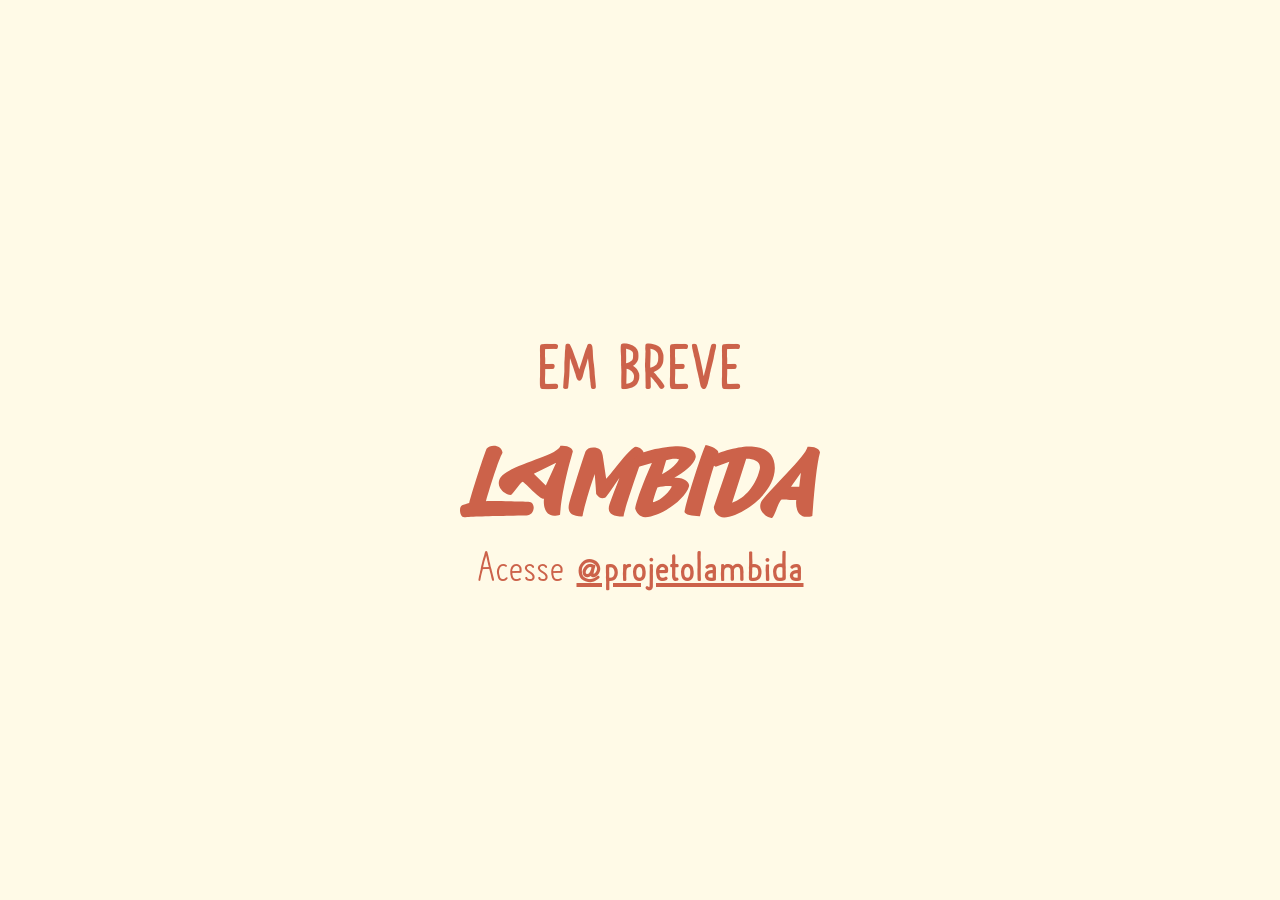
<file: index.html>
<!doctype html>
<html lang="pt-BR">
<head>
  <meta charset="utf-8" />
  <meta name="viewport" content="width=device-width,initial-scale=1" />
  <title>LAMBIDA</title>
  <style>
    :root{
      --bg: #fffae7;
      --brand-red: #cc624a; /* cor retirada da logo */
    }

    *{box-sizing:border-box;margin:0;padding:0}
    html,body{height:100%}
    body{
      font-family: 'TheHandWideBlack', Inter, system-ui, -apple-system, "Segoe UI", Roboto, "Helvetica Neue", Arial;
      background: var(--bg);
      display:flex;
      flex-direction:column;
      align-items:center;
      justify-content:center;
      text-align:center;
      padding:40px;
    }

    @font-face {
      font-family: 'TheHandWideBlack';
      src: url('The Hand Wide Black.otf') format('opentype');
      font-weight: normal;
      font-style: normal;
    }

      @font-face {
      font-family: 'TheHandWideHeavy';
      src: url('The Hand Wide Heavy.otf') format('opentype');
      font-weight: normal;
      font-style: normal;
    }

    svg{
      max-width:360px;
      width:100%;
      height:auto;
      display:block;
      margin-bottom:24px;
    }

    h1{
      font-size: clamp(30px, 7vw, 60px);
      color:var(--brand-red);
      font-family: 'TheHandWideHeavy', sans-serif;
      letter-spacing:1px;  
      line-height: 13vh;
    }

    h2{
      font-size: clamp(24px, 5vw, 40px);
      color:var(--brand-red);
      font-family: 'TheHandWideBlack', sans-serif;
      letter-spacing:1px;
      a{
      color:var(--brand-red);
      font-family: 'TheHandWideHeavy', sans-serif;
      }
    }

  </style>
</head>
<body>
  <h1>EM BREVE</h1><br>
  <!-- Logo inline como SVG -->
  <svg id="Modo_de_isolamento" data-name="Modo de isolamento" xmlns="http://www.w3.org/2000/svg" viewBox="0 0 637.49 129.41">
    <defs>
      <style>
        .cls-1 { fill: #cc624a; }
      </style>
    </defs>
    <path class="cls-1" d="M3.75,106.89c2.3-1.18,8.44-2.94,12.46-4.11,5.43-21.55,23.42-77.08,30.76-96.24,2.88-3.55,7.87-5.31,12.85-5.3,7.47.03,14.74,4.01,15.48,12.52-7.51,13.62-21.06,56.91-29.39,85.96,9.96-1.15,64.93.64,75.09.68,14.56.05,11.61,24.57-3.33,24.52-21.26-.08-99.99,1.61-109.19,2.96-9.01,1.35-11.24-18.24-4.72-20.99Z"/>
    <path class="cls-1" d="M70.74,75.67c-3.24-5.55-2.64-12.67,1.01-18C88.49,34.78,174.13,19.06,177.82,1.46c15.33-1.13,21.44,5.22,22,10.17-6.2,21.94-19.45,69.19-22.65,111.72-3.07,1.17-7.28,1.75-10.54,1.74-15.71-.06-19.48-17.08-17.91-29.74-8.81-.03-34.23-30.07-38.05-30.48-5.37,2.75-17.56,23.74-21.58,23.73-10.15-2.21-15.49-7.97-18.35-12.93ZM151.94,71.92l18.34-40.45-39.57,19.49,21.23,20.96Z"/>
    <path class="cls-1" d="M193.78,101.23c6.78-22.73,20.52-66.99,28.44-89.72,1.74-4.55,7.3-7.3,13.81-7.27,9.39.03,15.12,3.81,16.62,13.91l6.19,41.57c10.57-10.65,43.47-56.83,52.47-56.79,7.28.03,15.87,8.17,13.75,13.5-5.41,15.02-32.86,93.66-35.21,108.69-.19,1.18-.39,1.58-1.73,1.58-19.35-.07-28.14-6.43-23.49-21.25,4.06-13.24,12.94-34.18,17.58-47.22-4.43,6.31-21.17,31.78-25.4,35.32-1.53.39-2.88.78-4.22.78-4.41-.02-8.04-2.6-11.47-7.56-.35-10.29-2.21-29.09-2.38-35.42-9.27,24.7-20.32,64.62-21.5,73.52-.2,1.18-.58,1.58-1.54,1.58-21.64-.08-26.21-10.18-21.95-25.21Z"/>
    <path class="cls-1" d="M310.2,112.53c3.12-17.99,18.76-56.52,29.56-80.82l-24.73,7.23c-2.68-1.4-6.3-5.56-7.05-11.9-1.48-15.24,57.16-24.93,78.23-24.85,19.15.07,32.54,8.23,31.16,19.5-1.38,11.87-22.5,27.82-37.85,36.47,19.35-1.32,27.55,9.4,26,15.13-6.59,23.13-50.74,54.03-77.37,54.53-9.96.16-16.06-8.56-17.96-15.3ZM375.26,73.58c-4.4-2-17.24-.26-25.67,1.49-3.28,8.89-7.73,22.33-7.94,26.48,8.05-.96,24.94-11.98,33.61-27.97ZM387.87,25.36c-3.06-1.99-14.94-1.64-22.8,1.7l-7.36,24.9c17.27-8.64,27.26-20.28,30.16-26.6Z"/>
    <path class="cls-1" d="M397.53,117.58c6.42-29.85,31.37-105.14,37.34-117.58,12.44,2.42,26.79,9.79,21.78,16.69-11.2,29.44-21.1,69.37-31.76,109.3-12.07.16-27.96-2.08-27.37-8.41Z"/>
    <path class="cls-1" d="M449.47,109.85l27.45-80.23-23.97,9.02c-3.83-1.79-8.21-7.15-6.46-16.05,1.56-8.5,46.99-20.01,63.85-19.95,16.28.06,47.49,2.94,47.19,38.75-.53,47.08-63.68,87.02-89.73,86.93-12.45-.04-17.78-10.55-18.33-18.47ZM530.7,43.27c3.49-14.43-11.62-19.23-23.88-18.88l-24.96,77.66c16.1-4.89,40.5-24.19,48.84-58.78Z"/>
    <path class="cls-1" d="M533.73,116.49c-3.24-5.55-2.64-12.67,1.02-18,16.74-22.89,77.06-77.88,80.75-95.47,15.33-1.13,21.44,5.22,22,10.17-6.2,21.94-10.37,69.8-13.58,112.33-3.07,1.17-7.28,1.75-10.54,1.74-15.71-.06-19.48-17.08-17.91-29.74-8.81-.03-22.03-.47-25.86-.88-5.37,2.75-13.51,32.8-17.54,32.78-10.14-2.21-15.49-7.97-18.35-12.93ZM600.71,73.99l2.95-24.92-17.51,24.86,14.56.05Z"/>
  </svg>

  <h2>Acesse <a href="https://www.instagram.com/projetolambida">@projetolambida</a></h2>
</body>
</html>
</file>
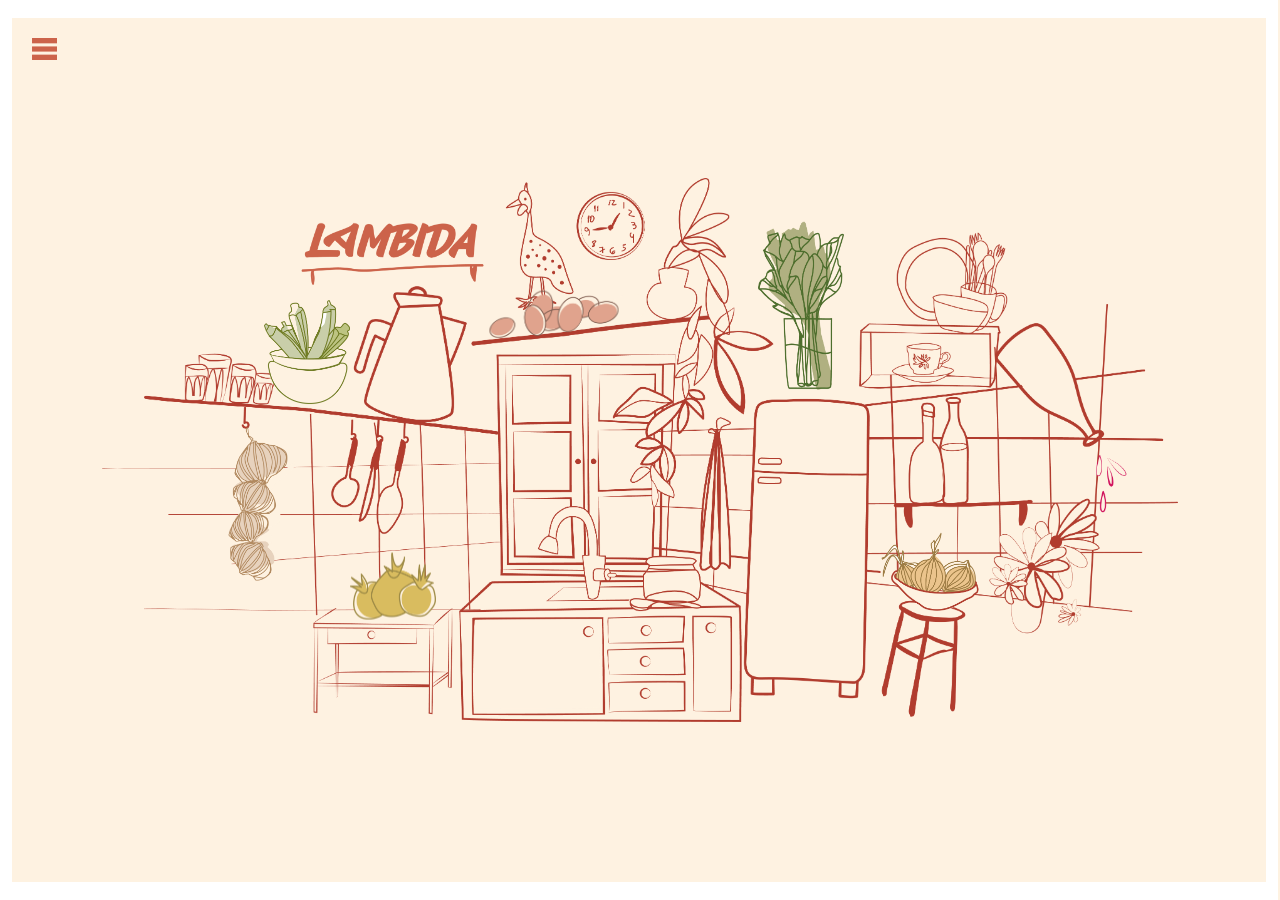
<file: lambida/index.html>
<!DOCTYPE html>
<head>
	<meta charset="UTF-8">
	<title>LAMBIDA</title>
	<link rel="stylesheet" href="style.css">
</head>
<body>
	<div class="hamburger">
		<img src="./img/menu.png" class="burgImg" onclick="desenharMenu()">
		<menu id="menu" class="menu hide"></menu>
	</div>
	<div class="fundo"> 
		<div class="cozinha-container">
			<!-- cozinha -->
			<img src="img/cozinha.png" class="cozinhaImg">
			<!-- Logo -->
			<img src="img/logo.png" class="item logo" data-x="0.27" data-y="0.14">
			<!-- Alimentos -->
			<a href="rose.html"><img src="img/tomates.png" class="item tomates" data-x="0.27" data-y="0.75"></a>
			<a href="belinha.html"><img src="img/couve.png" class="item couve" data-x="0.65" data-y="0.235"></a>
			<a href="lena.html"><img src="img/ovos.png" class="item ovos" data-x="0.42" data-y="0.25"></a>
			<a href="ruth.html"><img src="img/alhos.png" class="item alhos" data-x="0.145" data-y="0.6"></a>
			<a href="vera.html"><img src="img/cebolas.png" class="item cebolas" data-x="0.77" data-y="0.725"></a>
			<a href="silvia.html"><img src="img/quiabos.png" class="item quiabos" data-x="0.19" data-y="0.32"></a>
		</div>
	</div>
	<script src="script.js"></script>
</body>
</html>
</file>
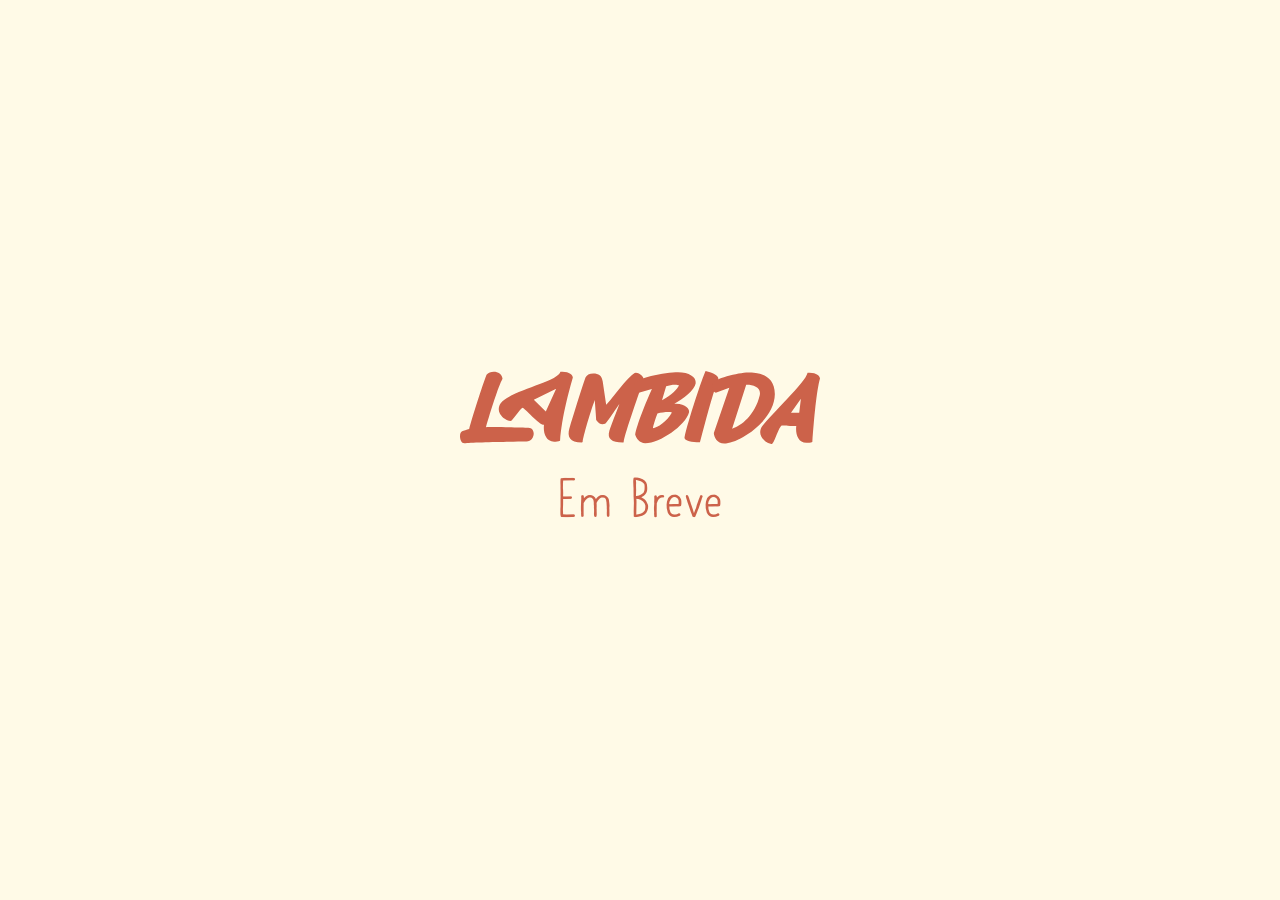
<file: lambida.html>
<!doctype html>
<html lang="pt-BR">
<head>
  <meta charset="utf-8" />
  <meta name="viewport" content="width=device-width,initial-scale=1" />
  <title>Em Breve</title>
  <style>
    :root{
      --bg: #fffae7;
      --brand-red: #cc624a; /* cor retirada da logo */
    }

    *{box-sizing:border-box;margin:0;padding:0}
    html,body{height:100%}
    body{
      font-family: 'TheHandWideBlack', Inter, system-ui, -apple-system, "Segoe UI", Roboto, "Helvetica Neue", Arial;
      background: var(--bg);
      display:flex;
      flex-direction:column;
      align-items:center;
      justify-content:center;
      text-align:center;
      padding:40px;
    }

    @font-face {
      font-family: 'TheHandWideBlack';
      src: url('The Hand Wide Black.otf') format('opentype');
      font-weight: normal;
      font-style: normal;
    }

    svg{
      max-width:360px;
      width:100%;
      height:auto;
      display:block;
      margin-bottom:24px;
    }

    h1{
      font-size: clamp(28px, 6vw, 52px);
      color:var(--brand-red);
      font-family: 'TheHandWideBlack', sans-serif;
      letter-spacing:1px;
    }
  </style>
</head>
<body>
  <!-- Logo inline como SVG -->
  <svg id="Modo_de_isolamento" data-name="Modo de isolamento" xmlns="http://www.w3.org/2000/svg" viewBox="0 0 637.49 129.41">
    <defs>
      <style>
        .cls-1 { fill: #cc624a; }
      </style>
    </defs>
    <path class="cls-1" d="M3.75,106.89c2.3-1.18,8.44-2.94,12.46-4.11,5.43-21.55,23.42-77.08,30.76-96.24,2.88-3.55,7.87-5.31,12.85-5.3,7.47.03,14.74,4.01,15.48,12.52-7.51,13.62-21.06,56.91-29.39,85.96,9.96-1.15,64.93.64,75.09.68,14.56.05,11.61,24.57-3.33,24.52-21.26-.08-99.99,1.61-109.19,2.96-9.01,1.35-11.24-18.24-4.72-20.99Z"/>
    <path class="cls-1" d="M70.74,75.67c-3.24-5.55-2.64-12.67,1.01-18C88.49,34.78,174.13,19.06,177.82,1.46c15.33-1.13,21.44,5.22,22,10.17-6.2,21.94-19.45,69.19-22.65,111.72-3.07,1.17-7.28,1.75-10.54,1.74-15.71-.06-19.48-17.08-17.91-29.74-8.81-.03-34.23-30.07-38.05-30.48-5.37,2.75-17.56,23.74-21.58,23.73-10.15-2.21-15.49-7.97-18.35-12.93ZM151.94,71.92l18.34-40.45-39.57,19.49,21.23,20.96Z"/>
    <path class="cls-1" d="M193.78,101.23c6.78-22.73,20.52-66.99,28.44-89.72,1.74-4.55,7.3-7.3,13.81-7.27,9.39.03,15.12,3.81,16.62,13.91l6.19,41.57c10.57-10.65,43.47-56.83,52.47-56.79,7.28.03,15.87,8.17,13.75,13.5-5.41,15.02-32.86,93.66-35.21,108.69-.19,1.18-.39,1.58-1.73,1.58-19.35-.07-28.14-6.43-23.49-21.25,4.06-13.24,12.94-34.18,17.58-47.22-4.43,6.31-21.17,31.78-25.4,35.32-1.53.39-2.88.78-4.22.78-4.41-.02-8.04-2.6-11.47-7.56-.35-10.29-2.21-29.09-2.38-35.42-9.27,24.7-20.32,64.62-21.5,73.52-.2,1.18-.58,1.58-1.54,1.58-21.64-.08-26.21-10.18-21.95-25.21Z"/>
    <path class="cls-1" d="M310.2,112.53c3.12-17.99,18.76-56.52,29.56-80.82l-24.73,7.23c-2.68-1.4-6.3-5.56-7.05-11.9-1.48-15.24,57.16-24.93,78.23-24.85,19.15.07,32.54,8.23,31.16,19.5-1.38,11.87-22.5,27.82-37.85,36.47,19.35-1.32,27.55,9.4,26,15.13-6.59,23.13-50.74,54.03-77.37,54.53-9.96.16-16.06-8.56-17.96-15.3ZM375.26,73.58c-4.4-2-17.24-.26-25.67,1.49-3.28,8.89-7.73,22.33-7.94,26.48,8.05-.96,24.94-11.98,33.61-27.97ZM387.87,25.36c-3.06-1.99-14.94-1.64-22.8,1.7l-7.36,24.9c17.27-8.64,27.26-20.28,30.16-26.6Z"/>
    <path class="cls-1" d="M397.53,117.58c6.42-29.85,31.37-105.14,37.34-117.58,12.44,2.42,26.79,9.79,21.78,16.69-11.2,29.44-21.1,69.37-31.76,109.3-12.07.16-27.96-2.08-27.37-8.41Z"/>
    <path class="cls-1" d="M449.47,109.85l27.45-80.23-23.97,9.02c-3.83-1.79-8.21-7.15-6.46-16.05,1.56-8.5,46.99-20.01,63.85-19.95,16.28.06,47.49,2.94,47.19,38.75-.53,47.08-63.68,87.02-89.73,86.93-12.45-.04-17.78-10.55-18.33-18.47ZM530.7,43.27c3.49-14.43-11.62-19.23-23.88-18.88l-24.96,77.66c16.1-4.89,40.5-24.19,48.84-58.78Z"/>
    <path class="cls-1" d="M533.73,116.49c-3.24-5.55-2.64-12.67,1.02-18,16.74-22.89,77.06-77.88,80.75-95.47,15.33-1.13,21.44,5.22,22,10.17-6.2,21.94-10.37,69.8-13.58,112.33-3.07,1.17-7.28,1.75-10.54,1.74-15.71-.06-19.48-17.08-17.91-29.74-8.81-.03-22.03-.47-25.86-.88-5.37,2.75-13.51,32.8-17.54,32.78-10.14-2.21-15.49-7.97-18.35-12.93ZM600.71,73.99l2.95-24.92-17.51,24.86,14.56.05Z"/>
  </svg>

  <h1>Em Breve</h1>
</body>
</html>
</file>
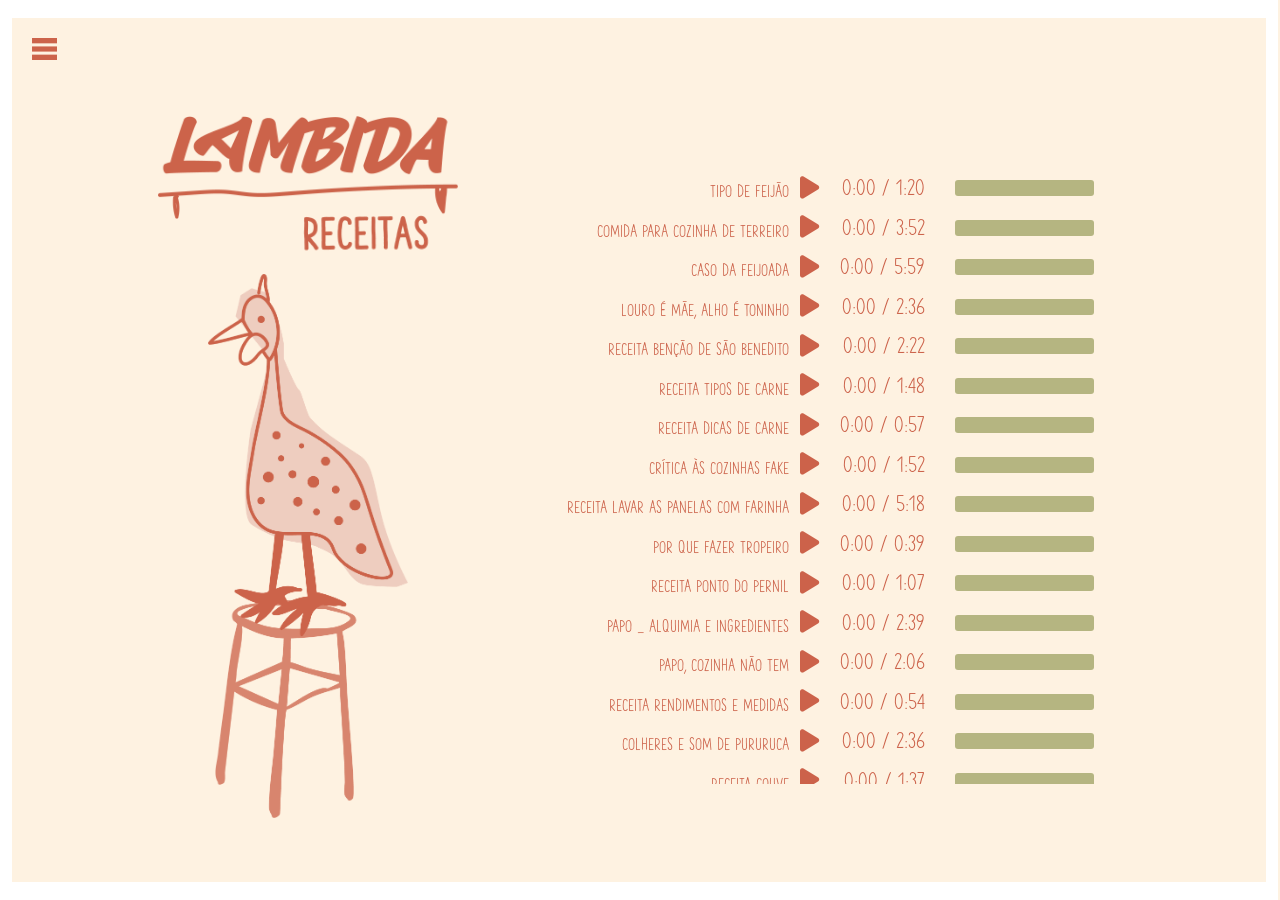
<file: lambida/belinha.html>
<!DOCTYPE html>
<html lang="pt-BR">
<head>
  <meta charset="UTF-8">
  <title>Receitas Belinha</title>
  <link rel="stylesheet" href="style.css">
  <link rel="stylesheet" href="https://cdnjs.cloudflare.com/ajax/libs/font-awesome/6.5.0/css/all.min.css">
</head>

<body>
  <div class="hamburger">
    <img src="./img/menu.png" class="burgImg" onclick="desenharMenu()">
    <menu id="menu" class="menu hide"></menu>
  </div>

  <main class="center">
    <div class="info">
      <!-- Coluna de imagens -->
      <div class="imagens">
        <a href="index.html"><img src="img/logo_receitas.png" width="300"></a>
        <a href="index.html"><img src="img/ilustracao_receitas.png" width="200"></a>
      </div>

      <!-- Coluna de players -->
      <div class="audios">
        <ul class="lista-audios">
          <li>
            tipo de feijão
            <div class="audio-player" data-src="audios/Belinha/belinha1.mp3">
                <button class="play-btn"><i class="fa-solid fa-play"></i></button>
                <span class="time">0:00 / 0:00</span>
                <div class="progress-container belinhaOppacity">
                    <div class="progress-bar belinha"></div>
                    <div class="progress-handle belinha"></div>
                </div>
            </div>
          </li>
          <li>
            comida para cozinha de terreiro 
             <div class="audio-player" data-src="audios/Belinha/belinha2.mp3">
                <button class="play-btn"><i class="fa-solid fa-play"></i></button>
                <span class="time">0:00 / 0:00</span>
                <div class="progress-container belinhaOppacity">
                    <div class="progress-bar belinha"></div>
                    <div class="progress-handle belinha"></div>
                </div>
            </div>
          </li>
          <li>
            caso da feijoada
             <div class="audio-player" data-src="audios/Belinha/belinha3.mp3">
                <button class="play-btn"><i class="fa-solid fa-play"></i></button>
                <span class="time">0:00 / 0:00</span>
                <div class="progress-container belinhaOppacity">
                    <div class="progress-bar belinha"></div>
                    <div class="progress-handle belinha"></div>
                </div>
            </div>
          </li>
          <li>
            louro é mãe, alho é toninho
             <div class="audio-player" data-src="audios/Belinha/belinha4.mp3">
                <button class="play-btn"><i class="fa-solid fa-play"></i></button>
                <span class="time">0:00 / 0:00</span>
                <div class="progress-container belinhaOppacity">
                    <div class="progress-bar belinha"></div>
                    <div class="progress-handle belinha"></div>
                </div>
            </div>
          </li>
          <li>
            RECEITA benção de são benedito
             <div class="audio-player" data-src="audios/Belinha/belinha5.mp3">
                <button class="play-btn"><i class="fa-solid fa-play"></i></button>
                <span class="time">0:00 / 0:00</span>
                <div class="progress-container belinhaOppacity">
                    <div class="progress-bar belinha"></div>
                    <div class="progress-handle belinha"></div>
                </div>
            </div>
          </li>
          <li>
            RECEITA tipos de carne
             <div class="audio-player" data-src="audios/Belinha/belinha6.mp3">
                <button class="play-btn"><i class="fa-solid fa-play"></i></button>
                <span class="time">0:00 / 0:00</span>
                <div class="progress-container belinhaOppacity">
                    <div class="progress-bar belinha"></div>
                    <div class="progress-handle belinha"></div>
                </div>
            </div>
          </li>
          <li>
            RECEITA dicas de carne
             <div class="audio-player" data-src="audios/Belinha/belinha7.mp3">
                <button class="play-btn"><i class="fa-solid fa-play"></i></button>
                <span class="time">0:00 / 0:00</span>
                <div class="progress-container belinhaOppacity">
                    <div class="progress-bar belinha"></div>
                    <div class="progress-handle belinha"></div>
                </div>
            </div>
          </li>
          <li>
            crítica às cozinhas fake
             <div class="audio-player" data-src="audios/Belinha/belinha8.mp3">
                <button class="play-btn"><i class="fa-solid fa-play"></i></button>
                <span class="time">0:00 / 0:00</span>
                <div class="progress-container belinhaOppacity">
                    <div class="progress-bar belinha"></div>
                    <div class="progress-handle belinha"></div>
                </div>
            </div>
          </li>
          <li>
            RECEITA lavar as panelas com farinha
             <div class="audio-player" data-src="audios/Belinha/belinha9.mp3">
                <button class="play-btn"><i class="fa-solid fa-play"></i></button>
                <span class="time">0:00 / 0:00</span>
                <div class="progress-container belinhaOppacity">
                    <div class="progress-bar belinha"></div>
                    <div class="progress-handle belinha"></div>
                </div>
            </div>
          </li>
          <li>
            por que fazer tropeiro
             <div class="audio-player" data-src="audios/Belinha/belinha10.mp3">
                <button class="play-btn"><i class="fa-solid fa-play"></i></button>
                <span class="time">0:00 / 0:00</span>
                <div class="progress-container belinhaOppacity">
                    <div class="progress-bar belinha"></div>
                    <div class="progress-handle belinha"></div>
                </div>
            </div>
          </li>
          <li>
            RECEITA ponto do pernil
            <div class="audio-player" data-src="audios/Belinha/belinha11.mp3">
                <button class="play-btn"><i class="fa-solid fa-play"></i></button>
                <span class="time">0:00 / 0:00</span>
                <div class="progress-container belinhaOppacity">
                    <div class="progress-bar belinha"></div>
                    <div class="progress-handle belinha"></div>
                </div>
            </div>
          </li>
          <li>
            papo _ alquimia e ingredientes
             <div class="audio-player" data-src="audios/Belinha/belinha12.mp3">
                <button class="play-btn"><i class="fa-solid fa-play"></i></button>
                <span class="time">0:00 / 0:00</span>
                <div class="progress-container belinhaOppacity">
                    <div class="progress-bar belinha"></div>
                    <div class="progress-handle belinha"></div>
                </div>
            </div>
          </li>
          <li>
            papo, cozinha não tem
             <div class="audio-player" data-src="audios/Belinha/belinha13.mp3">
                <button class="play-btn"><i class="fa-solid fa-play"></i></button>
                <span class="time">0:00 / 0:00</span>
                <div class="progress-container belinhaOppacity">
                    <div class="progress-bar belinha"></div>
                    <div class="progress-handle belinha"></div>
                </div>
            </div>
          </li>
          <li>
            RECEITA rendimentos e medidas
             <div class="audio-player" data-src="audios/Belinha/belinha14.mp3">
                <button class="play-btn"><i class="fa-solid fa-play"></i></button>
                <span class="time">0:00 / 0:00</span>
                <div class="progress-container belinhaOppacity">
                    <div class="progress-bar belinha"></div>
                    <div class="progress-handle belinha"></div>
                </div>
            </div>
          </li>
          <li>
            colheres e som de pururuca
             <div class="audio-player" data-src="audios/Belinha/belinha15.mp3">
                <button class="play-btn"><i class="fa-solid fa-play"></i></button>
                <span class="time">0:00 / 0:00</span>
                <div class="progress-container belinhaOppacity">
                    <div class="progress-bar belinha"></div>
                    <div class="progress-handle belinha"></div>
                </div>
            </div>
          </li>
          <li>
            RECEITA couve
             <div class="audio-player" data-src="audios/Belinha/belinha16.mp3">
                <button class="play-btn"><i class="fa-solid fa-play"></i></button>
                <span class="time">0:00 / 0:00</span>
                <div class="progress-container belinhaOppacity">
                    <div class="progress-bar belinha"></div>
                    <div class="progress-handle belinha"></div>
                </div>
            </div>
          </li>
          <li>
            a gente não sabe que é segredo e cultura
             <div class="audio-player" data-src="audios/Belinha/belinha17.mp3">
                <button class="play-btn"><i class="fa-solid fa-play"></i></button>
                <span class="time">0:00 / 0:00</span>
                <div class="progress-container belinhaOppacity">
                    <div class="progress-bar belinha"></div>
                    <div class="progress-handle belinha"></div>
                </div>
            </div>
          </li>
          <li>
            RECEITA soltando o feijão
             <div class="audio-player" data-src="audios/Belinha/belinha18.mp3">
                <button class="play-btn"><i class="fa-solid fa-play"></i></button>
                <span class="time">0:00 / 0:00</span>
                <div class="progress-container belinhaOppacity">
                    <div class="progress-bar belinha"></div>
                    <div class="progress-handle belinha"></div>
                </div>
            </div>
          </li>
          <li>
            RECEITA finalização
             <div class="audio-player" data-src="audios/Belinha/belinha19.mp3">
                <button class="play-btn"><i class="fa-solid fa-play"></i></button>
                <span class="time">0:00 / 0:00</span>
                <div class="progress-container belinhaOppacity">
                    <div class="progress-bar belinha"></div>
                    <div class="progress-handle belinha"></div>
                </div>
            </div>
          </li>
          <li>
            cozinha e fotografia
             <div class="audio-player" data-src="audios/Belinha/belinha20.mp3">
                <button class="play-btn"><i class="fa-solid fa-play"></i></button>
                <span class="time">0:00 / 0:00</span>
                <div class="progress-container belinhaOppacity">
                    <div class="progress-bar belinha"></div>
                    <div class="progress-handle belinha"></div>
                </div>
            </div>
          </li>
        </ul>
      </div>
    </div>
  </main>

  <script src="script.js"></script>
  <script src="player.js"></script>
</body>
</html>
</file>
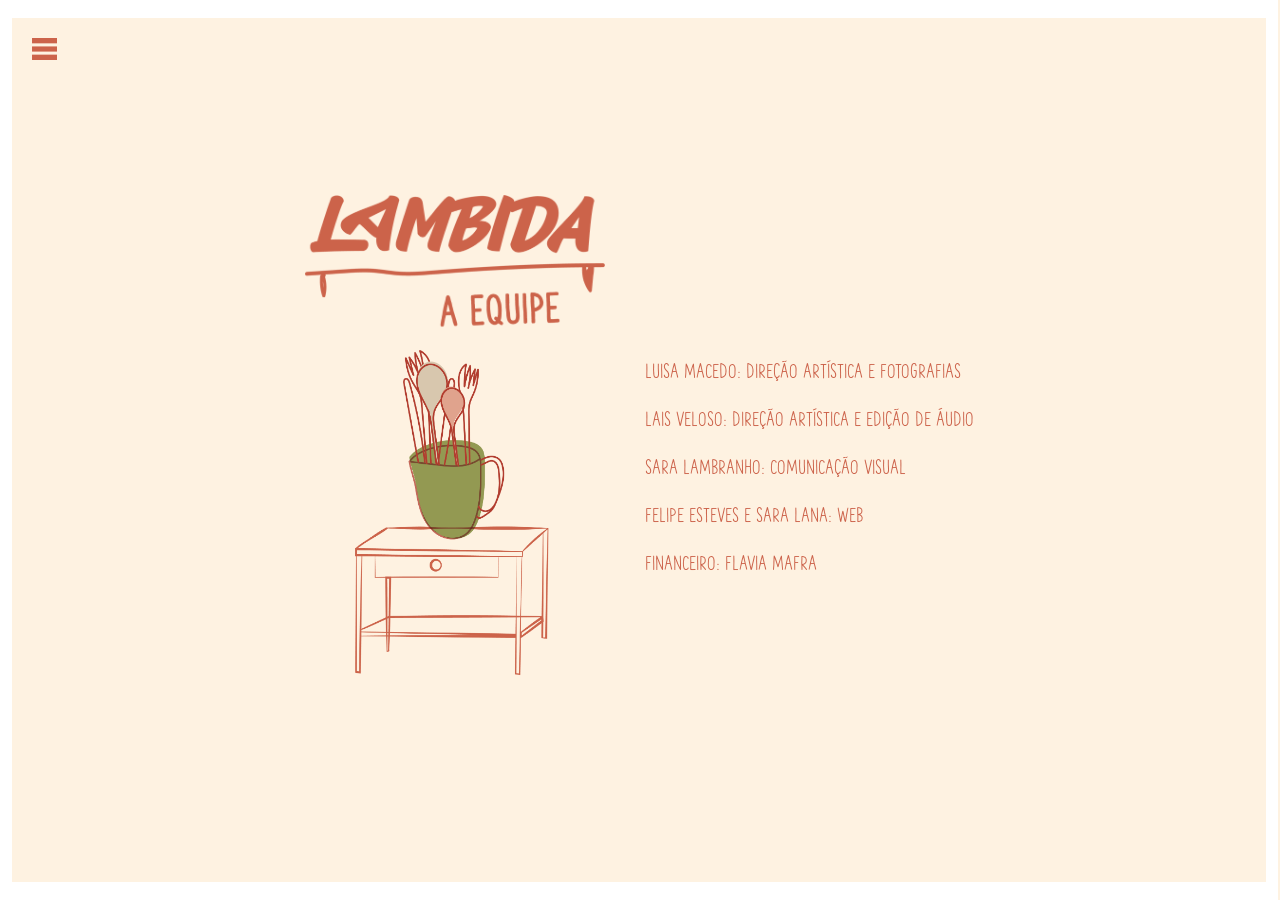
<file: lambida/equipe.html>
<!DOCTYPE html>
<html lang="en">
  <head>
    <meta charset="UTF-8">
    <title>A Equipe</title>
	<link rel="stylesheet" href="style.css">
  </head>

  <body>
	<div class="hamburger">
		<img src="./img/menu.png" class="burgImg" onclick="desenharMenu()">
		<menu id="menu" class="menu hide"></menu>
	</div>
	<main class="center">
		<div class="info">
			<div class="imagens">
				<a href="index.html">
				<img src="img/logo_equipe.png" width="300" alt="Equipe Logo">
				</a>
				<img src="img/ilustracao_equipe.png" width="200" alt="Ilustração Equipe">
			</div>

			<div class="texto equipe_texto">
				<p><b>LUISA MACEDO</b>: DIREÇÃO ARTÍSTICA E FOTOGRAFIAS</p>
				<p><b>LAIS VELOSO</b>: DIREÇÃO ARTÍSTICA E EDIÇÃO DE ÁUDIO</p>
				<p><b>SARA LAMBRANHO</b>: COMUNICAÇÃO VISUAL</p>
				<p><b>FELIPE ESTEVES E SARA LANA</b>: WEB</p>
				<p><b>FINANCEIRO</b>: FLAVIA MAFRA</p>
			</div>
		</div>
	</main>
	<script src="script.js"></script>
  </body>
</html>
</file>
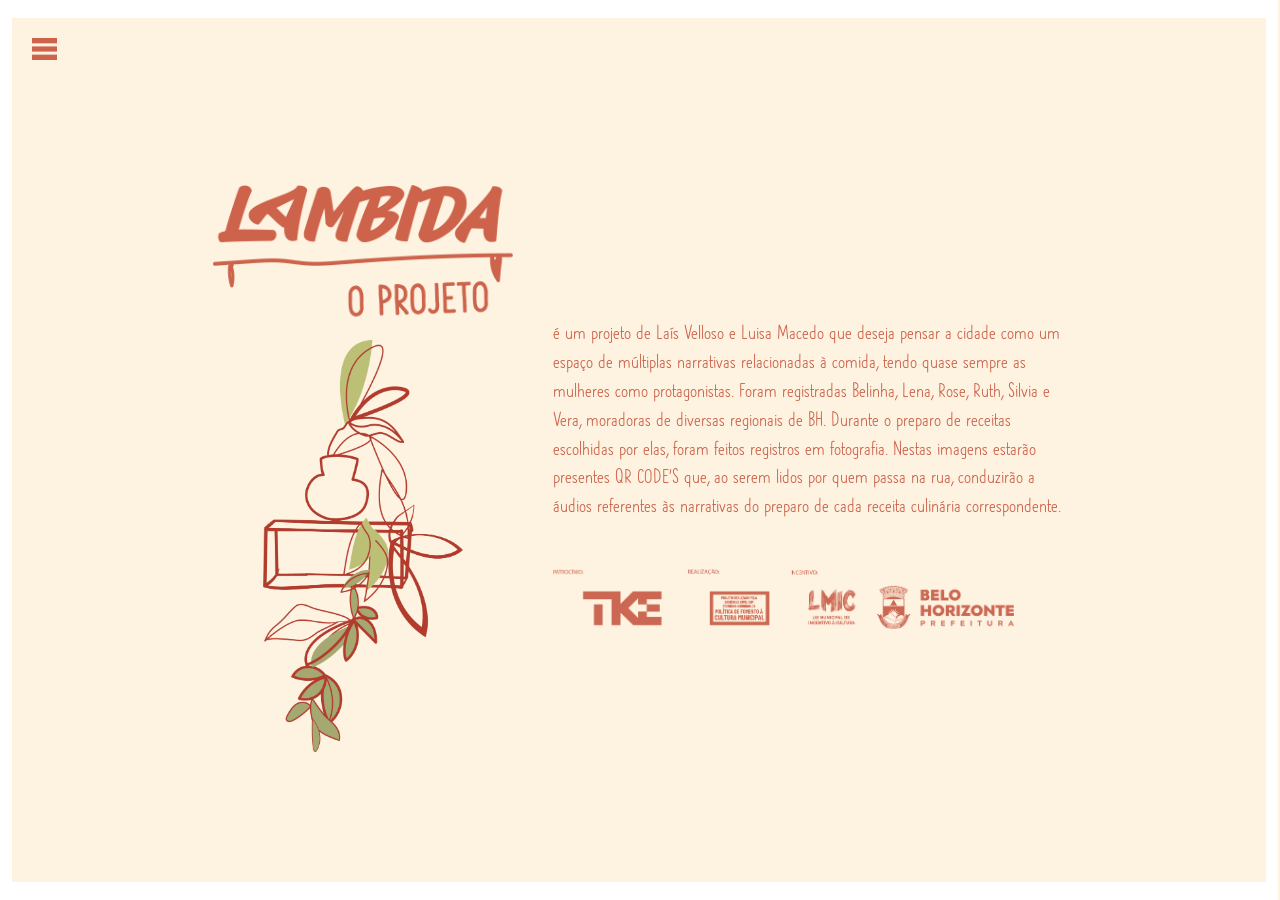
<file: lambida/projeto.html>
<!DOCTYPE html>
<html lang="en">
<head>
    <meta charset="UTF-8">
    <title>O Projeto</title>
	<link rel="stylesheet" href="style.css">
</head>

<body>
  <div class="hamburger">
    <img src="./img/menu.png" class="burgImg" onclick="desenharMenu()">
    <menu id="menu" class="menu hide"></menu>
  </div>

	<main class="center">
		<div class="info">
			<div class="imagens">
				<a href="index.html"><img src="img/logo_projeto.png" width="300"></a>
				<img src="img/ilustracao_projeto.png" width="200">
			</div>
			<div class="texto projeto_texto">
				<p>
					é um projeto de Laís Velloso e Luisa Macedo que deseja pensar a cidade como um espaço de múltiplas narrativas relacionadas à comida, tendo quase sempre as mulheres como protagonistas. Foram registradas Belinha, Lena, Rose, Ruth, Silvia e Vera, moradoras de diversas regionais de BH. Durante o preparo de receitas escolhidas por elas, foram feitos registros em fotografia. Nestas imagens estarão presentes QR CODE'S que, ao serem lidos por quem passa na rua, conduzirão a áudios referentes às narrativas do preparo de cada receita culinária correspondente. 
				</p>
				<br>
				<img src="img/apoio.png" width="90%">
			</div>
		</div>
	</main>
	<script src="script.js"></script>
</body>
</html>
</file>
<file: lambida/style.css>
:root{
	--laranjaFonte : #cc624a;
	--laranjaFonteOppacity : #cc624a82;
	--creme : #fef2e1;
  --rosa: #e0a38c;
  --rosaOppacity: #e0a38c82;
  --verde: #6f8926;
  --verdeOppacity: #6f892682;
  --musgo: #717d26;
  --musgoOppacity: #717d2682;
  --amarelo: #d9bc5f;
  --amareloOppacity: #d9bc5f82;
  --ocre: #ebd0b4;
  --ocreOppacity: #ebd0b482;
  --marrom: #9e7c44;
  --marromOppacity: #9e7c4482;
	
}

@font-face{
	font-family: 'TheHandWideBlack';
	src: url('fontes/The Hand Wide Black.otf') format('opentype');
	font-weight: normal;
	font-style: normal;
}

@font-face{
	font-family: 'TheHandWideHeavy';
	src: url('fontes/The Hand Wide Heavy.otf') format('opentype');
	font-weight: normal;
	font-style: normal;
}

body{
	  background-color: var(--creme);
    border-bottom: 2vh solid white; 
    border-top: 2vh solid white; 
    border-left: 1vw solid white; 
    border-right: 1vw solid white; 
    height: 96vh;       
    width: 98vw;       
    margin: 0;   
}

a, p {
  font-family: 'TheHandWideBlack', Inter, system-ui, -apple-system, "Segoe UI", Roboto, "Helvetica Neue", Arial;
	color: var(--laranjaFonte);
}

p::selection{
  background-color: var(--laranjaFonte);
	color: var(--creme);
}
img::selection{
  background-color: var(--laranjaFonteOppacity);
	color: var(--creme);
}

body::selection{
  background-color: var(--laranjaFonte);
	color: var(--creme);
}

 hr {
  border: none;
  height: 1.5px;
  background: linear-gradient(
    to right,
    rgba(204, 98, 74, 0),
    rgba(204, 98, 74, 1) 10%,
    rgba(204, 98, 74, 1) 90%,
    rgba(204, 98, 74, 0)
  );
  border-radius: 1px;
  margin: 8px 0;
}

.hamburguer{
  position:absolute !important;
  top:50vw;
  left:5vw;
}

.burgImg{
	width: 2%;
	margin-top: 20px;
	margin-left: 20px;
}
.burgImg:hover{
	cursor: pointer;
}
.menu{
	position: absolute;
	width: 140px;
	padding: 20px;
	margin-left: 20px;
	border: solid var(--laranjaFonte);
	border-width: 2px;
    background-color: white;
	font-size: 1.2em;
	a{
	text-decoration: none;
	}
	z-index: 1;
}

.hide{
	opacity: 0%;
} 

.center {
  min-height: 90dvh;
  min-height: 90svh;
  min-height: 90vh;
  display: grid;
  place-items: center;
}

.info {
  display: flex;
  align-items: center;     /* centraliza verticalmente o texto */
  justify-content: center; /* opcional: centraliza tudo no container */
  gap: 40px;               /* espaço entre as imagens e o texto */
  flex-wrap: wrap;         /* deixa responsivo em telas menores */
}

/* empilha as imagens */
.imagens {
  display: flex;
  flex-direction: column;  /* uma imagem em cima da outra */
  align-items: center;     /* centraliza horizontalmente as imagens */
  gap: 10px;               /* espaçamento entre elas */
}

/* formatação do texto */
.texto {
  max-width: 40vw;        /* limite de largura do bloco de texto */
  line-height: 1.5;
  font-size: 1rem;
}

.fundo {
  position: absolute;
  width: 84vw;
  height: calc(100vh - 16vw);
  top: 8vw;
  left: 8vw;
}

.projeto_texto, p{
  font-family: 'TheHandWideBlack', Inter, system-ui, -apple-system, "Segoe UI", Roboto, "Helvetica Neue", Arial;
	font-size: 1.5vw;
  color: var(--laranjaFonte);
}

.cozinha-container {
  position: relative;
  width: 84vw;
  height: calc(100vh - 16vw);
  margin: 0 auto;
  overflow: hidden;
}

.cozinhaImg {
  width: 100%;
  height: 100%;
  object-fit: contain; /* mantém proporção da imagem */
}

.item {
  position: absolute;
  transform: translate(-50%, -50%);
  width: 8%; /* ajuste o tamanho conforme necessário */
  cursor: pointer;
  transition: transform 0.2s;
}

.item:hover {
  transform: translate(-50%, -50%) scale(1.05);
}
.logo{
  width: 17%;
}
.ovos{
  width: 12%;
}
.tomates{
  width: 8%;
}
.quiabos{
  width: 8%;
}
.alhos{
  width: 5.5%;   /* largura relativa à cozinha */
}
.couve{
  width: 8%;   /* largura relativa à cozinha */
}
.cebolas{
  width: 9%;   /* largura relativa à cozinha */
}
.clicavel:hover{
	transform: translate(-50%, -50%) scale(1.05);
}

.audios{
  max-height: 70vh;
  overflow-y: auto;
  overflow-x: hidden;
  text-align: right;  
  padding-right: 2vw;
}

.audios::-webkit-scrollbar {
  width: 10px;             /* largura da barra */
}

.audios::-webkit-scrollbar-thumb {
  background-color: var(--laranjaFonte);   /* cor da barra */
  border-radius: 5px;      /* cantos arredondados */
}

.audios::-webkit-scrollbar-thumb:hover {
  background-color: var(--laranjaFonteOppacity); /* cor quando o mouse passa por cima */
}

.audios::-webkit-scrollbar-track {
   background-color: transparent; /* cor da trilha de fundo */
}

.lista-audios{
  font-family: 'TheHandWideBlack', Inter, system-ui, -apple-system, "Segoe UI", Roboto, "Helvetica Neue", Arial;
	color: var(--laranjaFonte);
  font-size: 1.8vh;
  text-transform: uppercase;
  list-style-type: none;
}

ul li {
  line-height: 4vh; 
}

.audio-player {
  display: flex;
  align-items: center;
  gap: 10px;
  width: 300px;
  background: transparent;
  user-select: none;
  font-family: monospace;
  display: inline-flex;         
  align-items: center;     
  justify-content: flex-start;
}

.play-btn {
  background: none;
  border: none;
  color: var(--laranjaFonte);
  font-size: 1.6rem;
  cursor: pointer;
  transition: color 0.2s ease;
}

.play-btn:hover {
  color: var(--laranjaFonteOppacity);
}

.progress-container {
  position: relative;
  flex: 1;
  height: 16px;
  border-radius: 3px;
  cursor: pointer;
}
.belinha{
  background: var(--musgo);
}
.belinhaOppacity{
  background: var(--musgoOppacity);
}

.lena{
  background: var(--rosa);
}
.lenaOppacity{
  background: var(--rosaOppacity);
}
.rose{
  background: var(--amarelo);
}
.roseOppacity{
  background: var(--amareloOppacity);
}
.vera{
  background: var(--ocre);
}
.veraOppacity{
  background: var(--ocreOppacity);
}
.ruth{
  background: var(--marrom);
}
.ruthOppacity{
  background: var(--marromOppacity);
}
.silvia{
  background: var(--verde);
}
.silviaOppacity{
  background: var(--verdeOppacity);
}

.progress-bar {
  position: absolute;
  height: 100%;
  width: 0%;
  border-radius: 3px;
}

.progress-handle {
  position: absolute;
  top: 50%;
  left: 0%;
  transform: translate(-50%, -50%);
  width: 12px;
  height: 12px;
  border-radius: 50%;
  pointer-events: none;
  background: transparent;
}

.time {
  font-family: 'TheHandWideBlack', Inter, system-ui, -apple-system, "Segoe UI", Roboto, "Helvetica Neue", Arial;
  font-size: 1.3rem;
  color: var(--laranjaFonte);
  min-width: 90px;
  text-align: right;
  padding-right: 20px;
}
</file>
